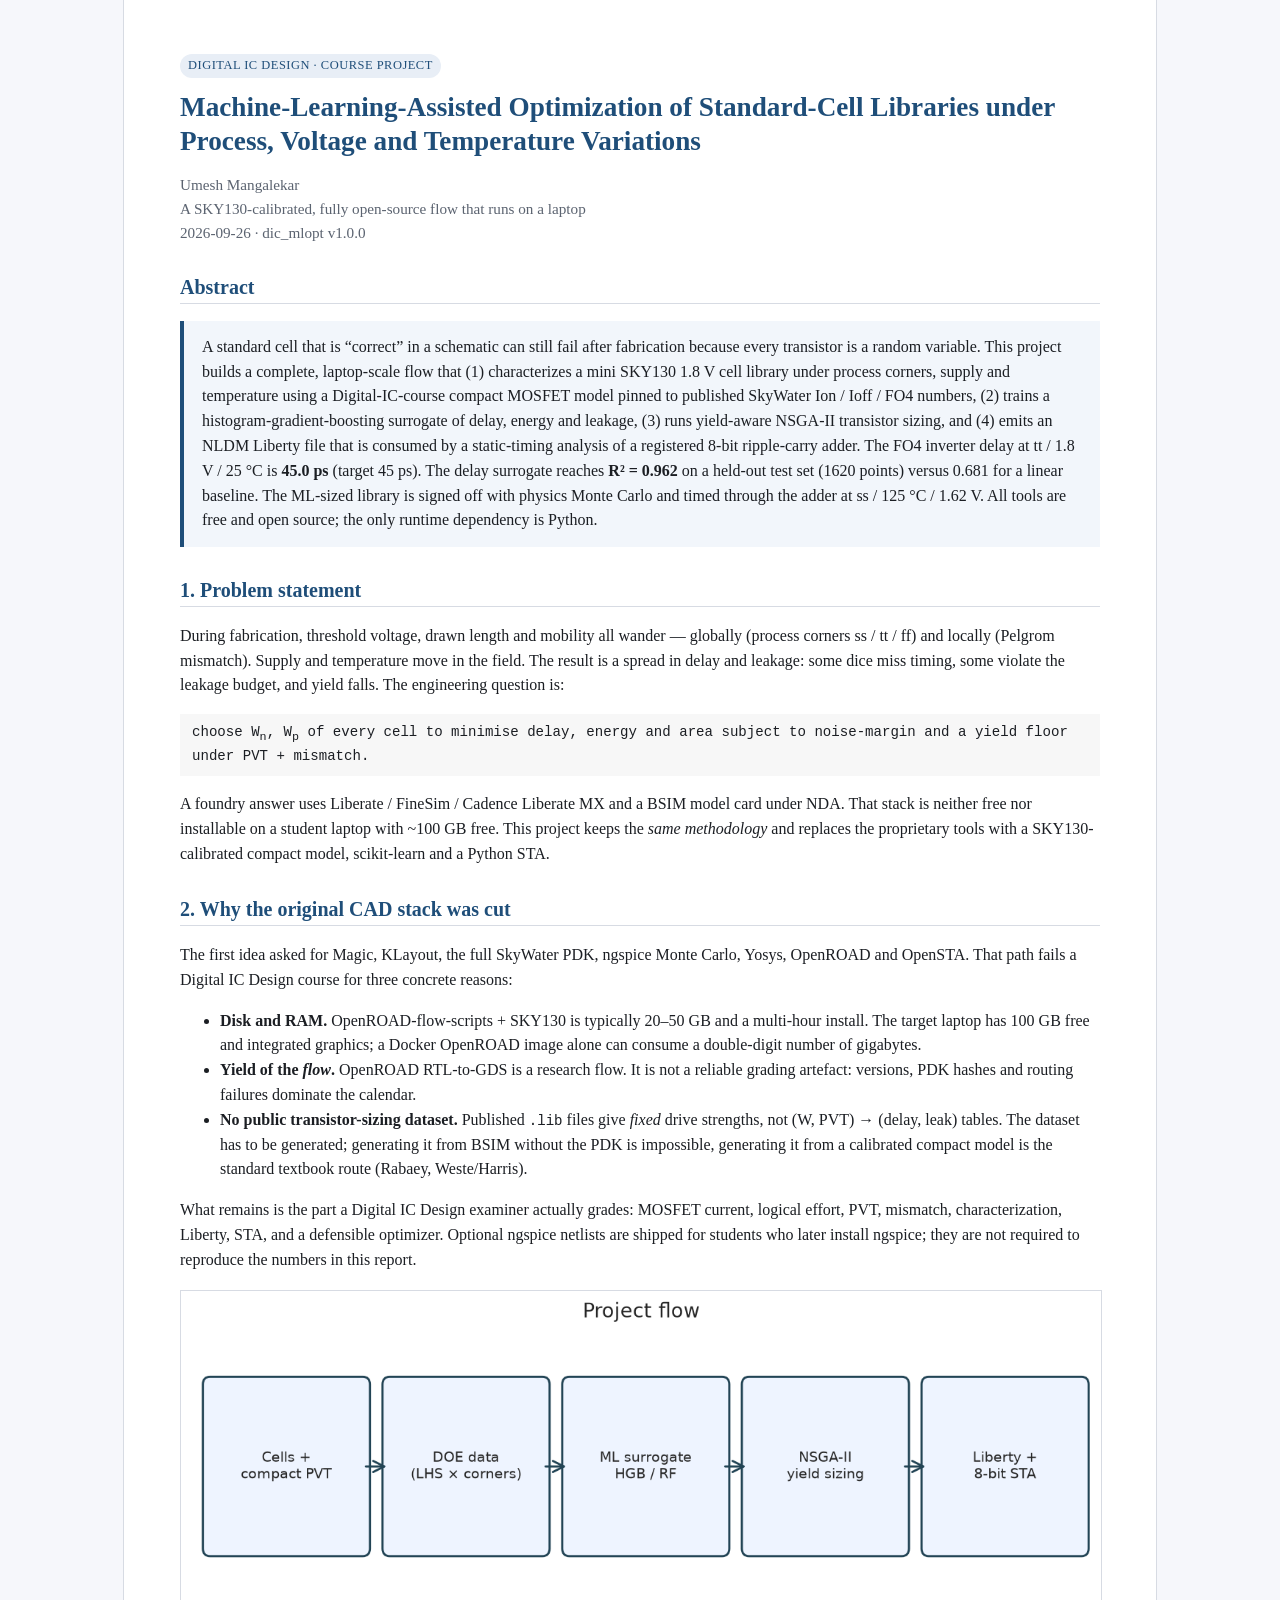
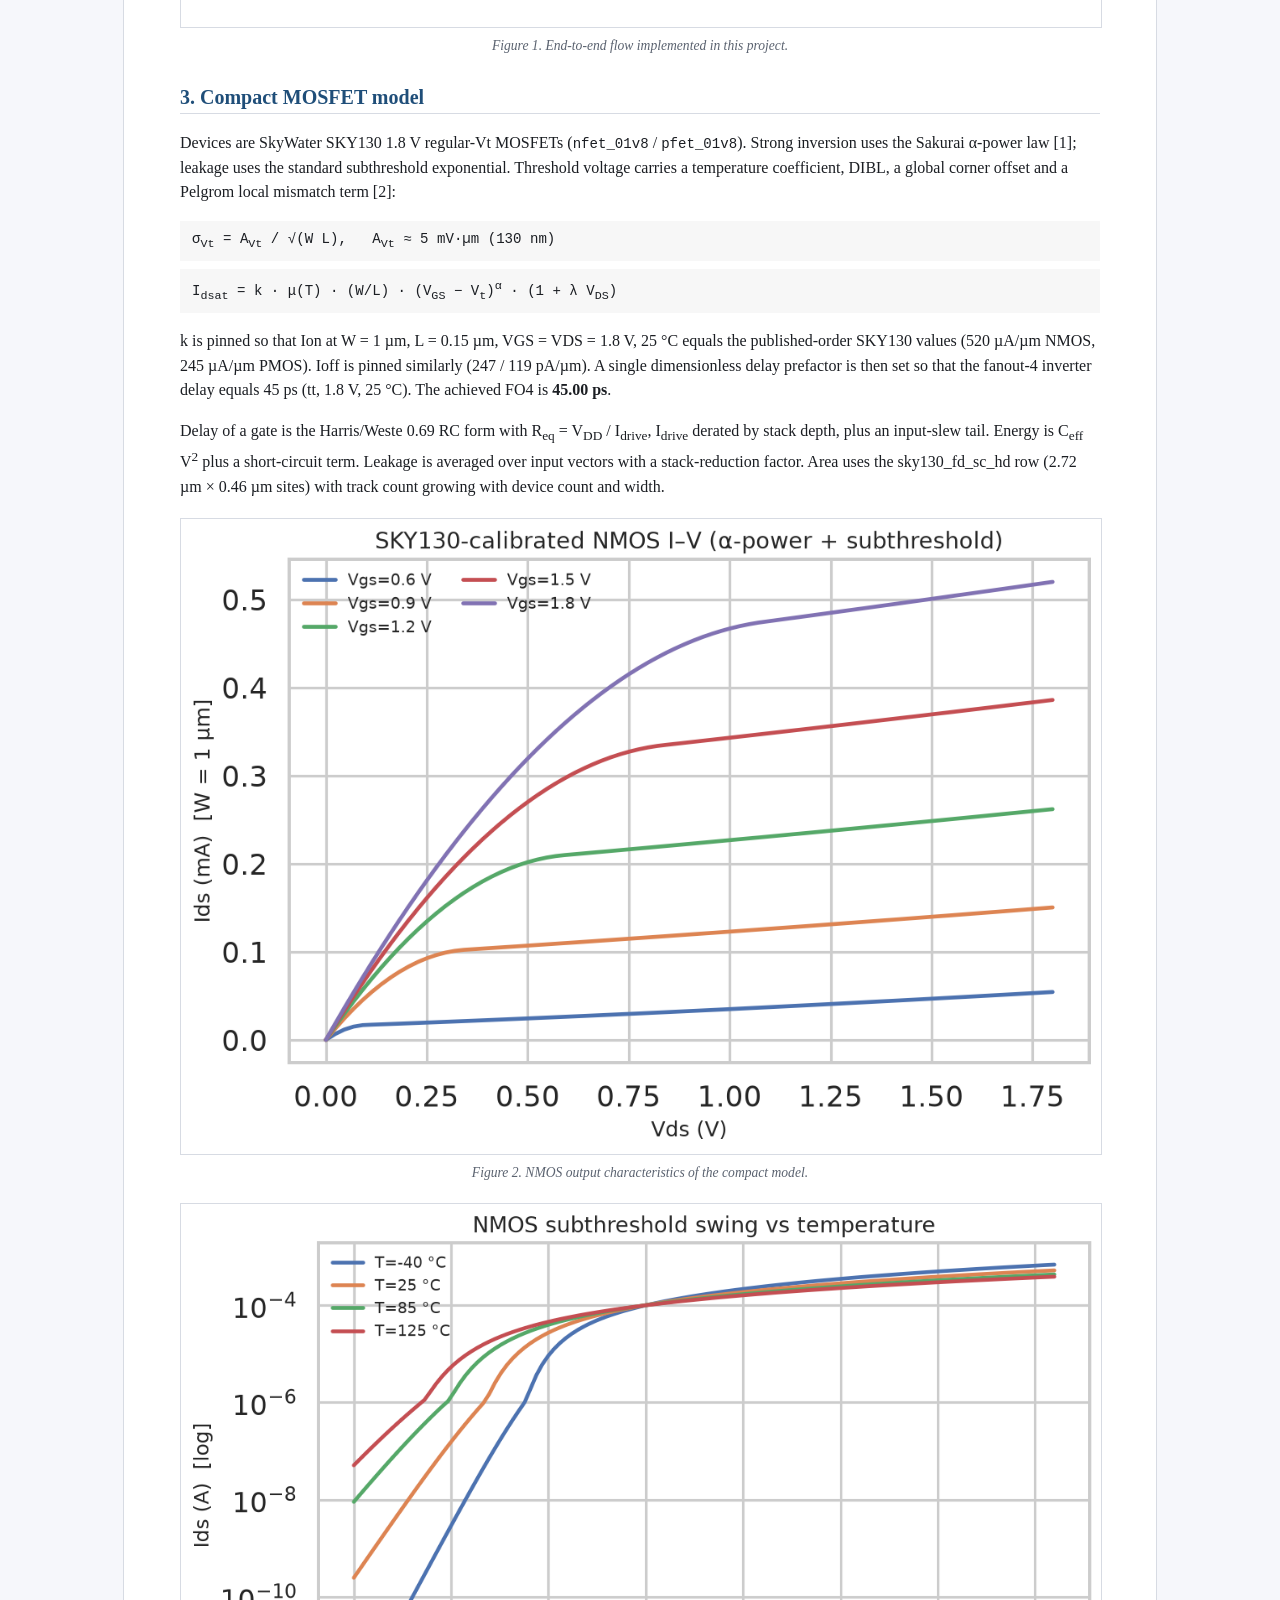
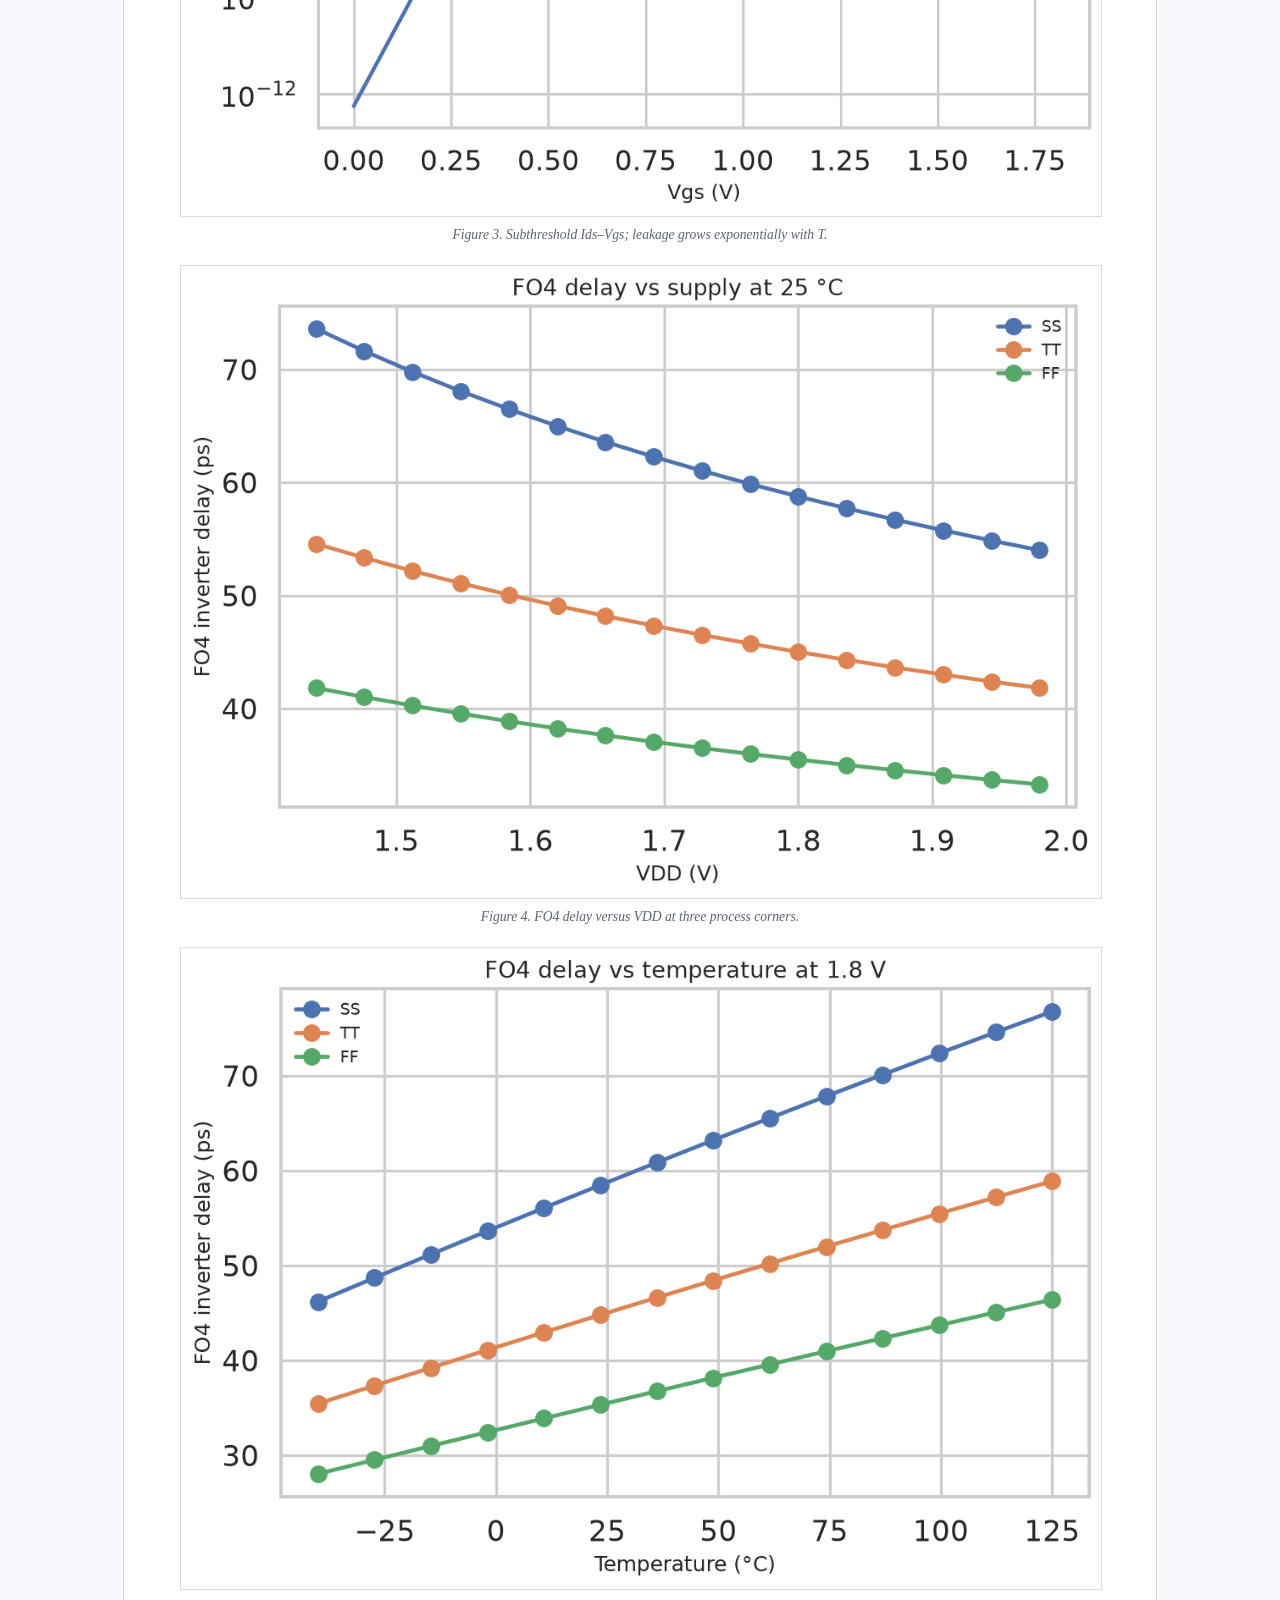
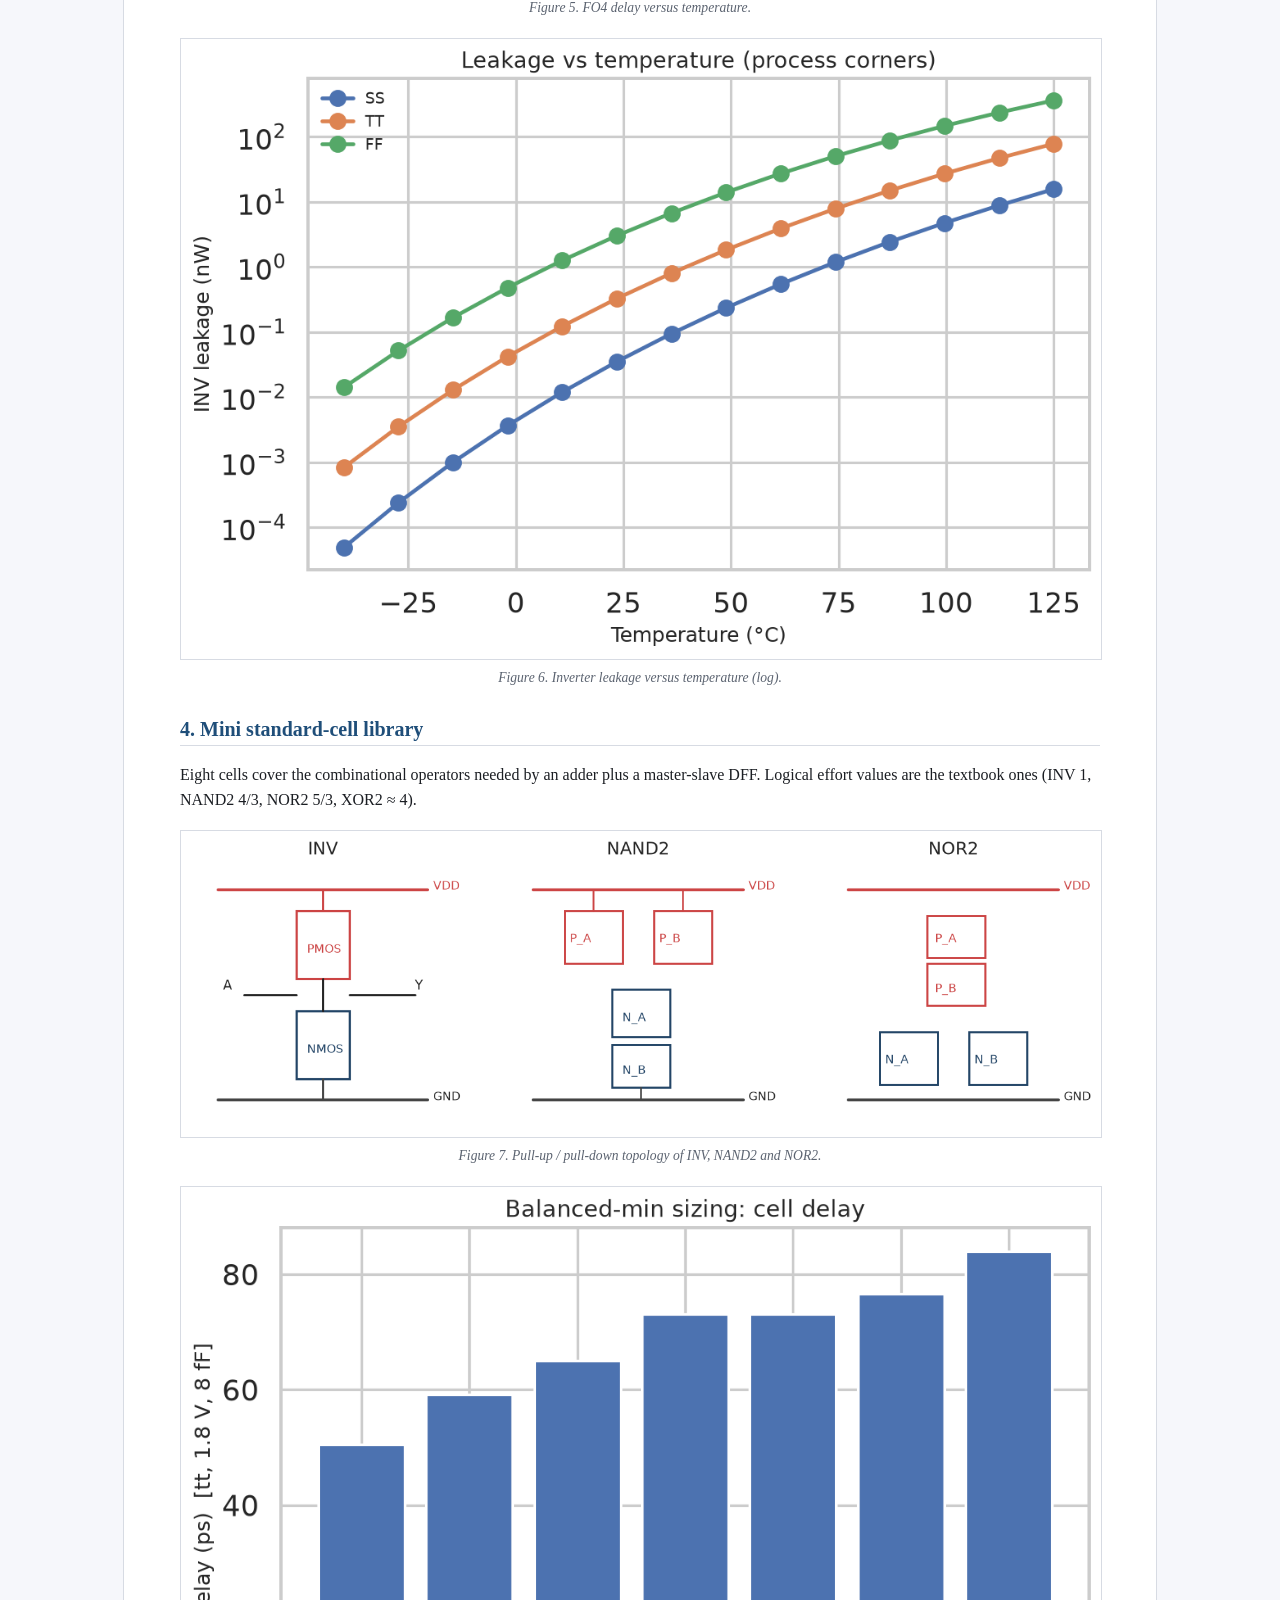
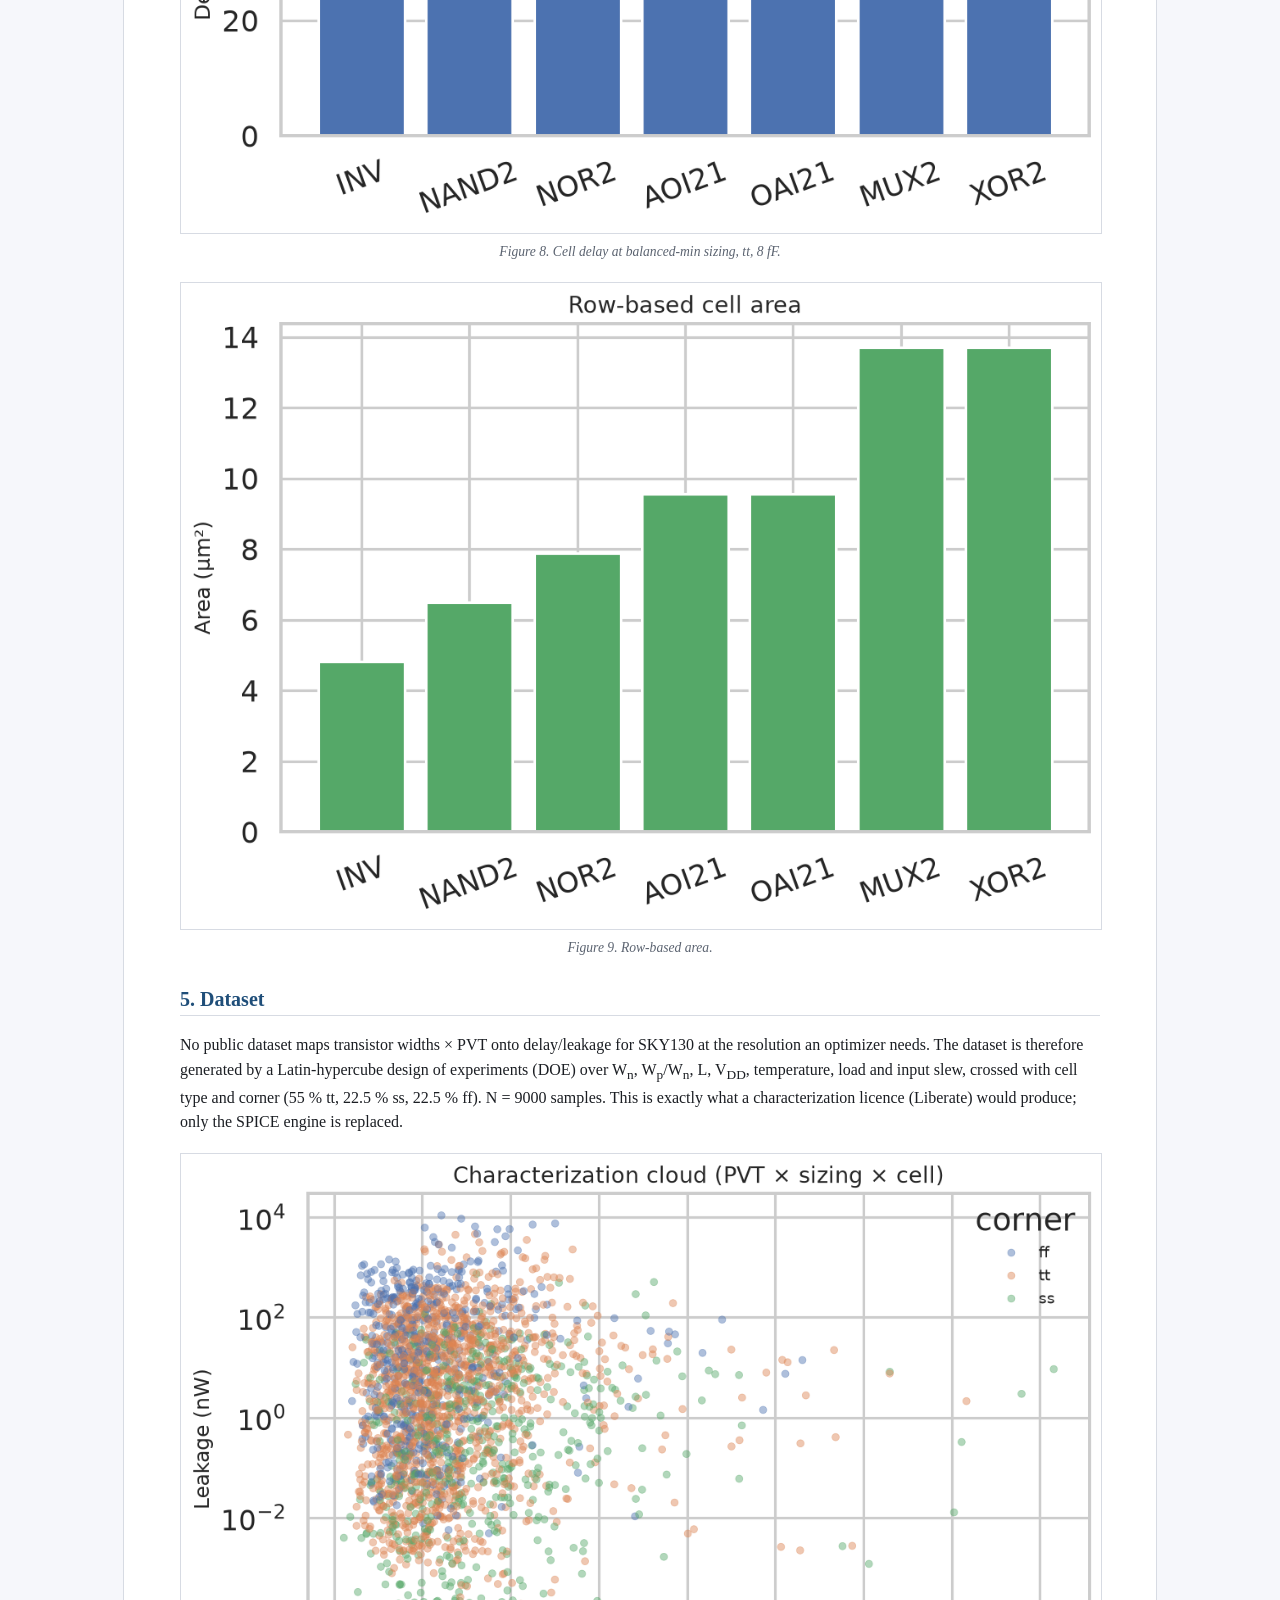
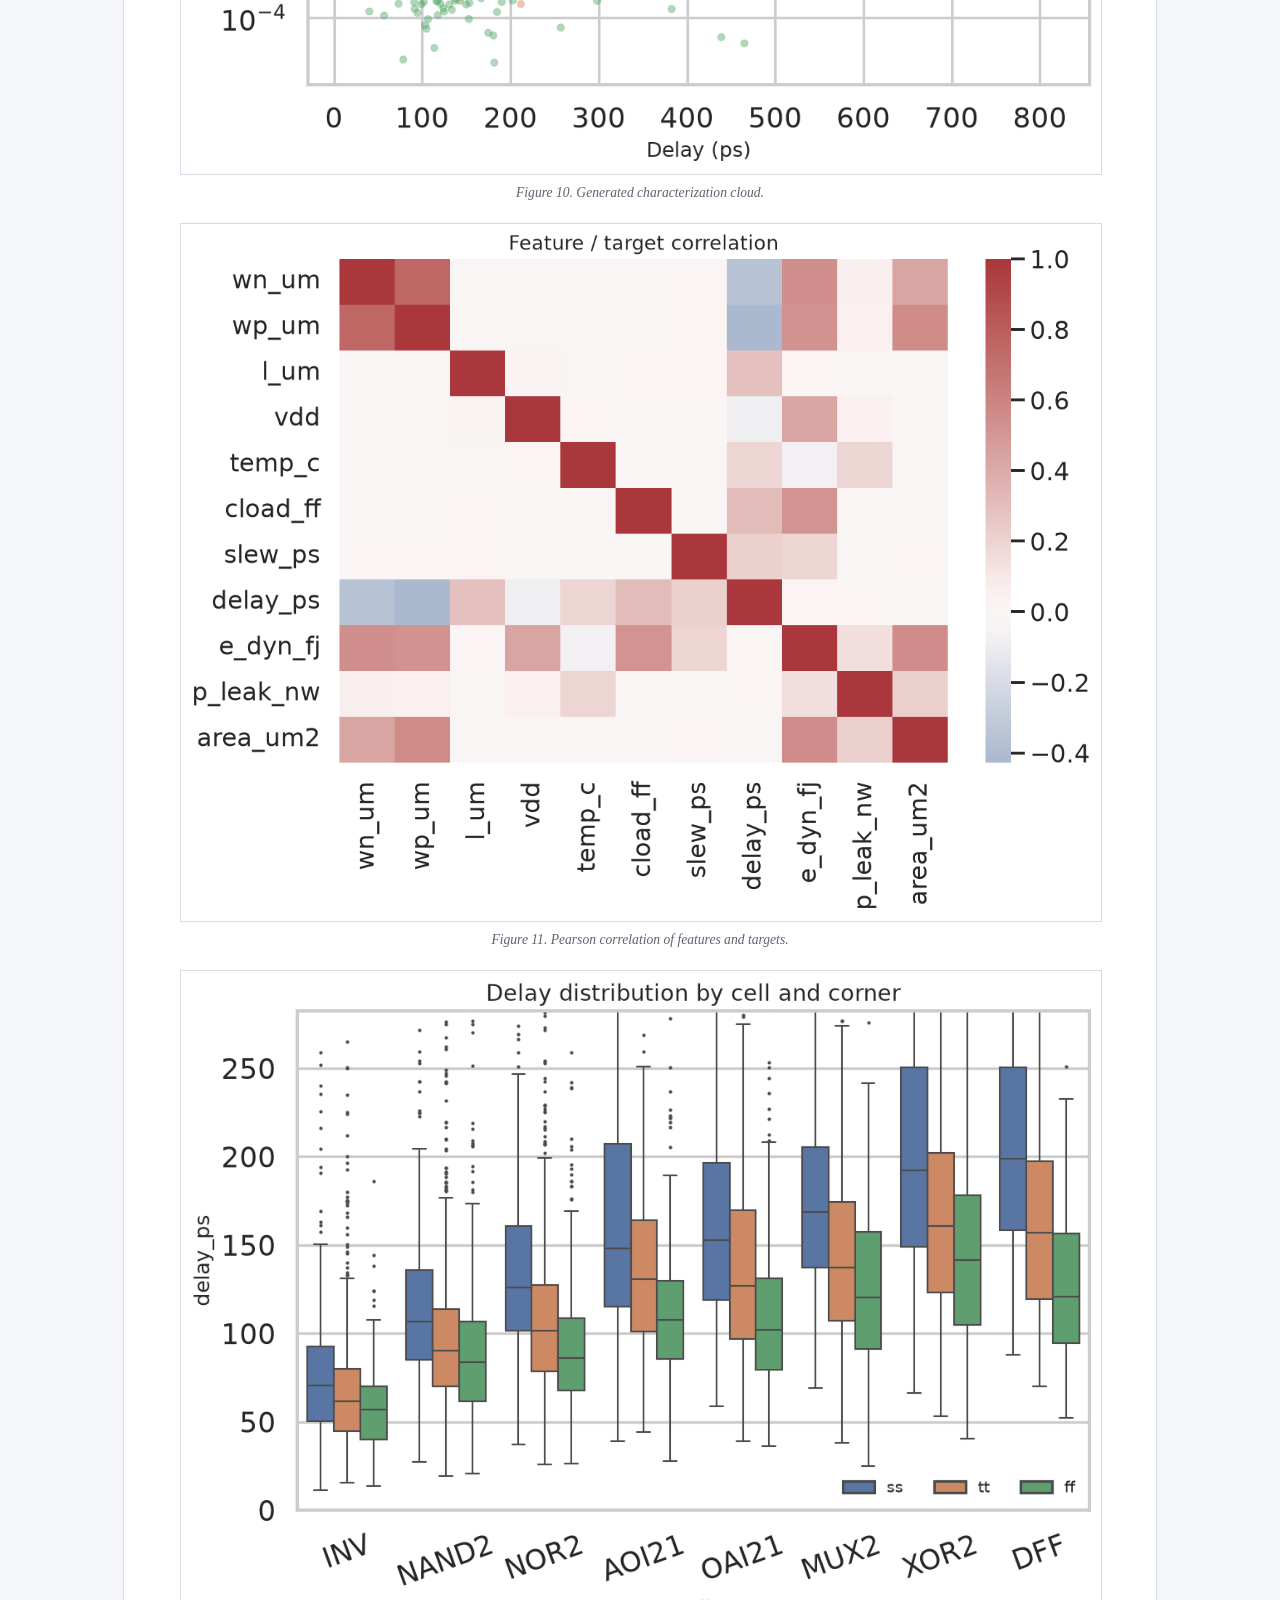
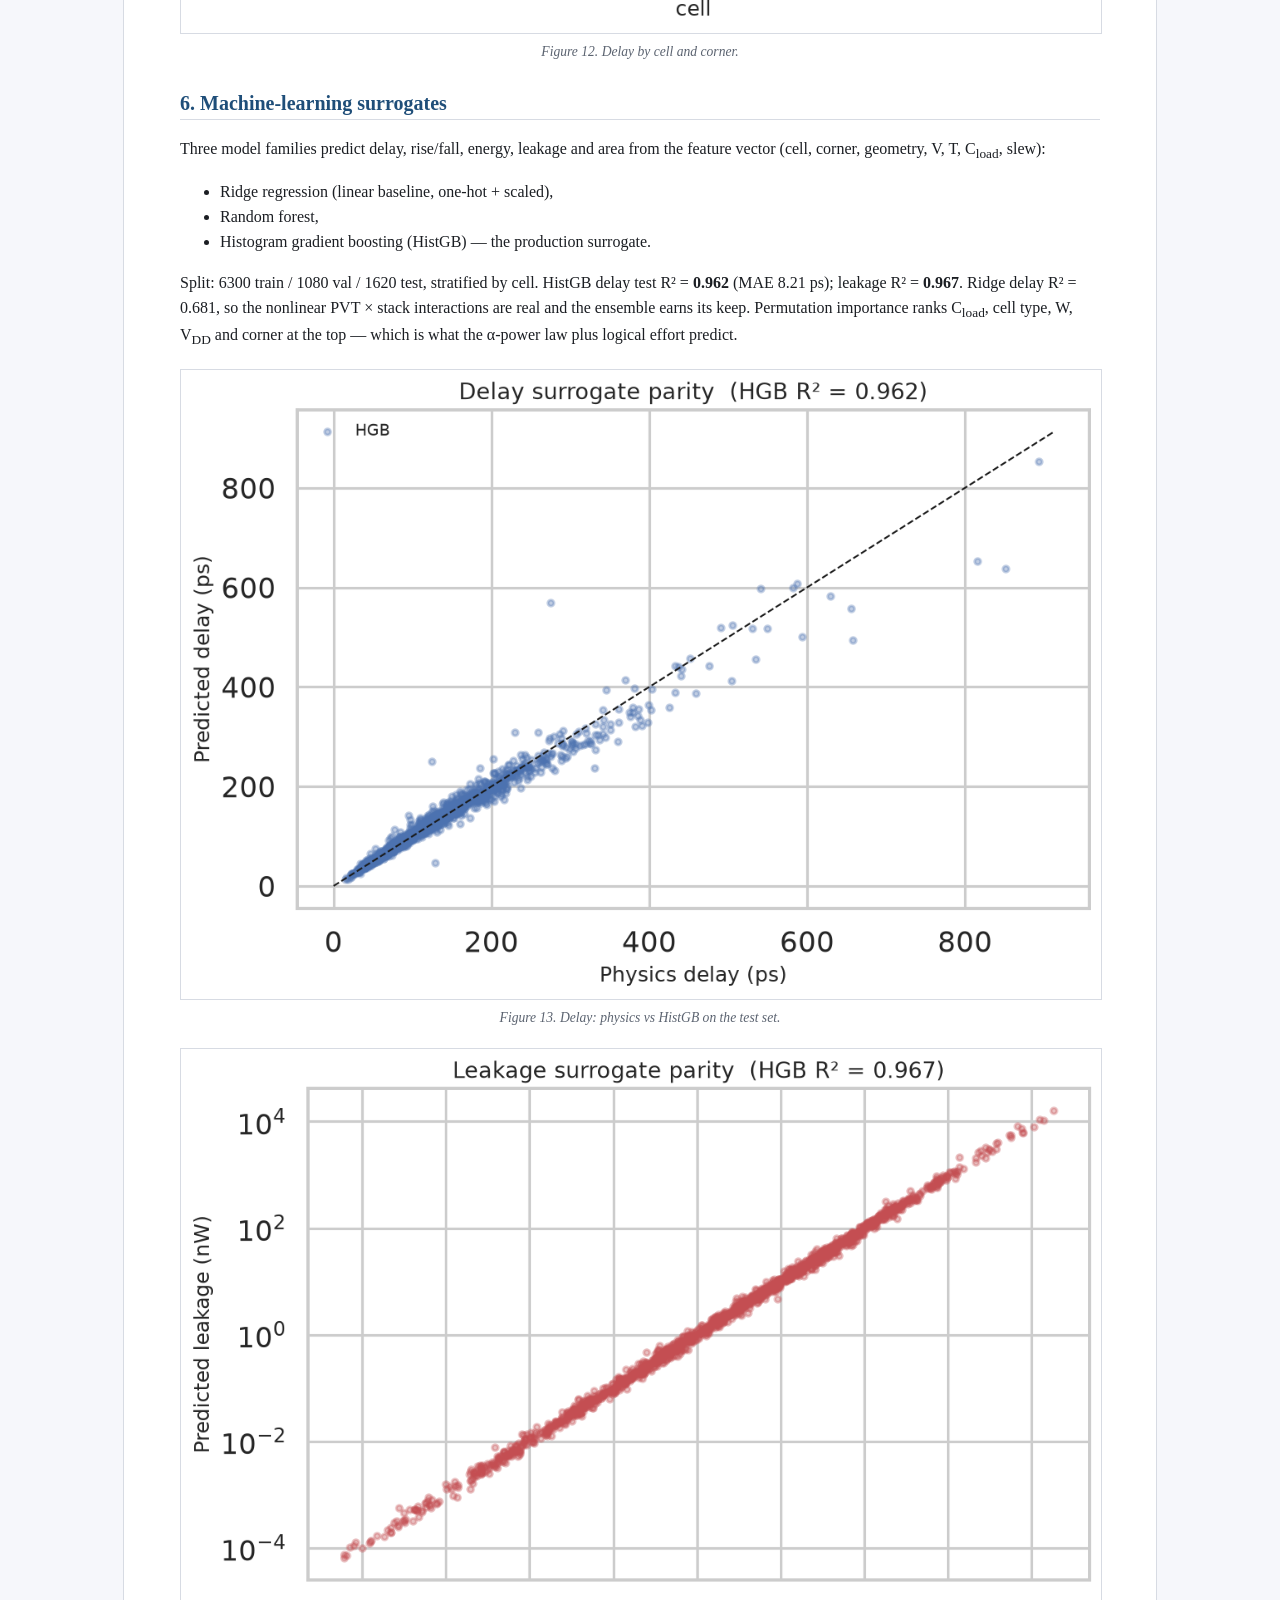
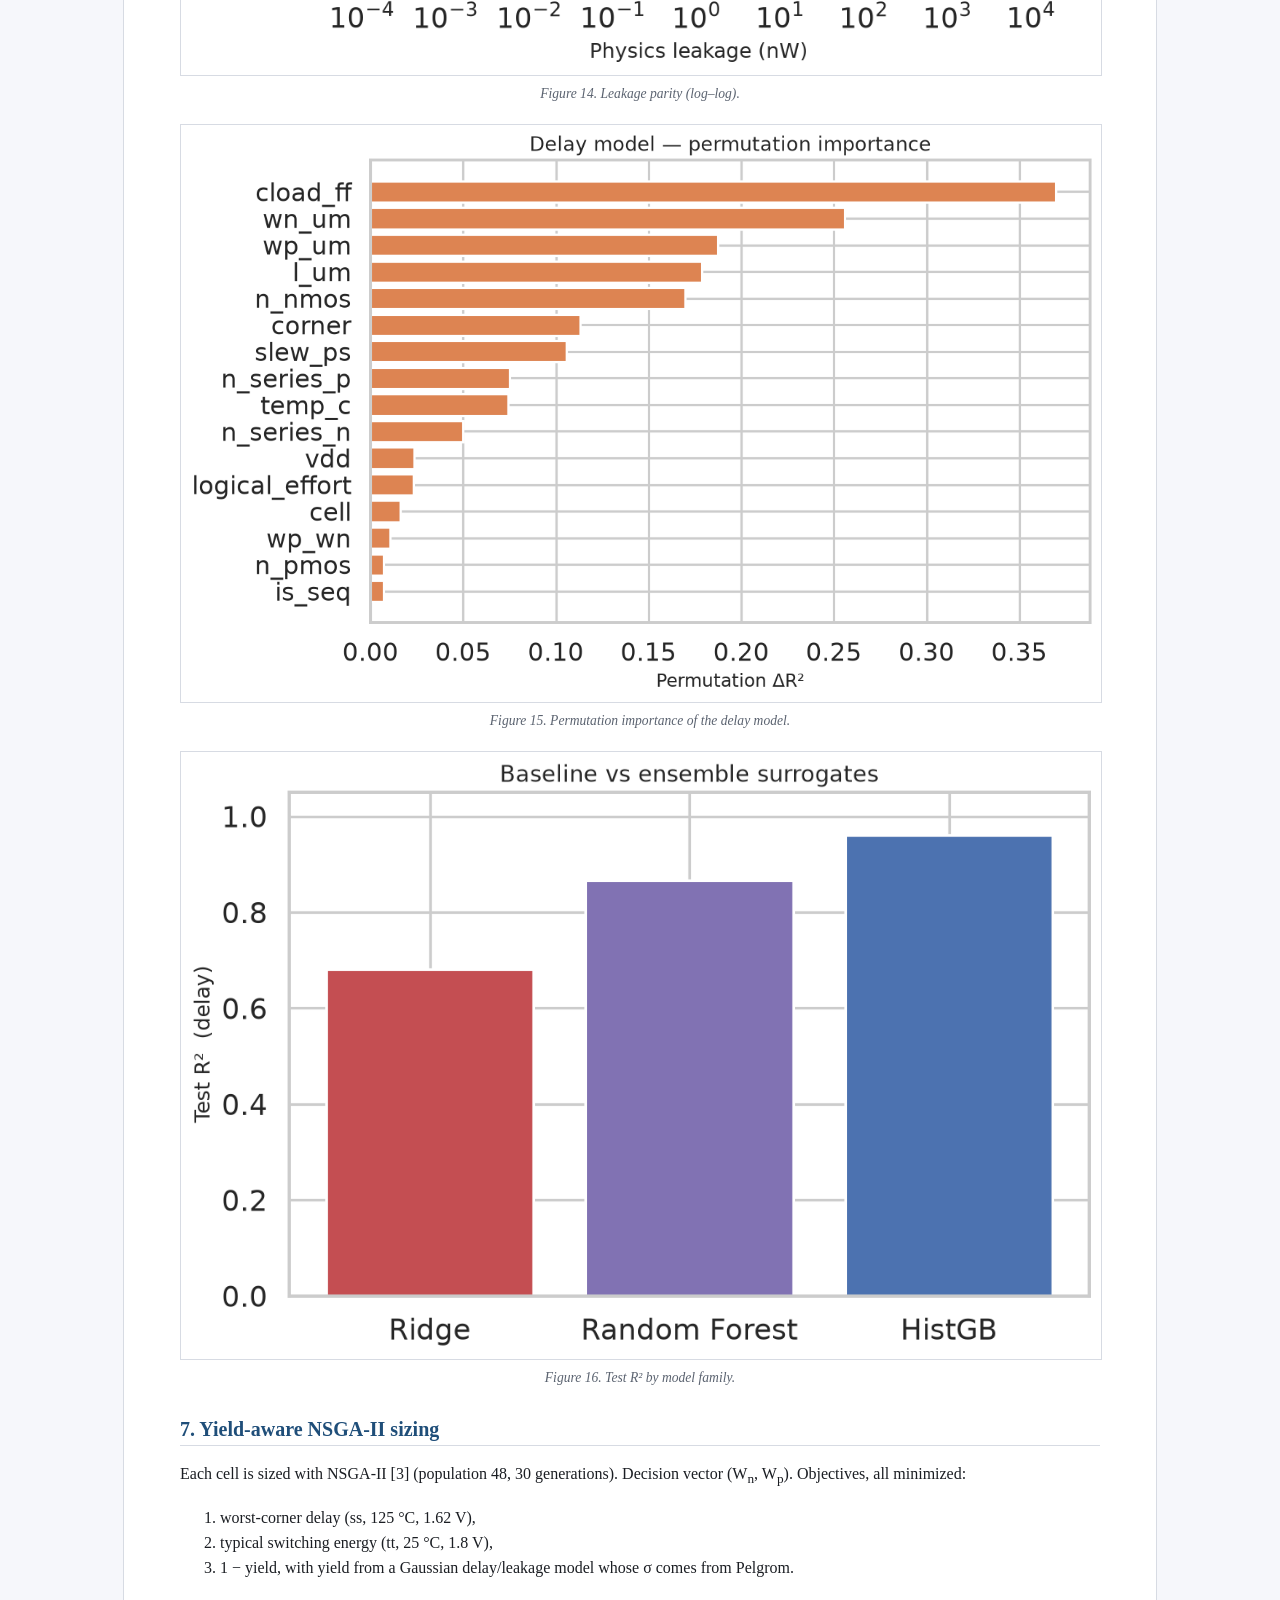
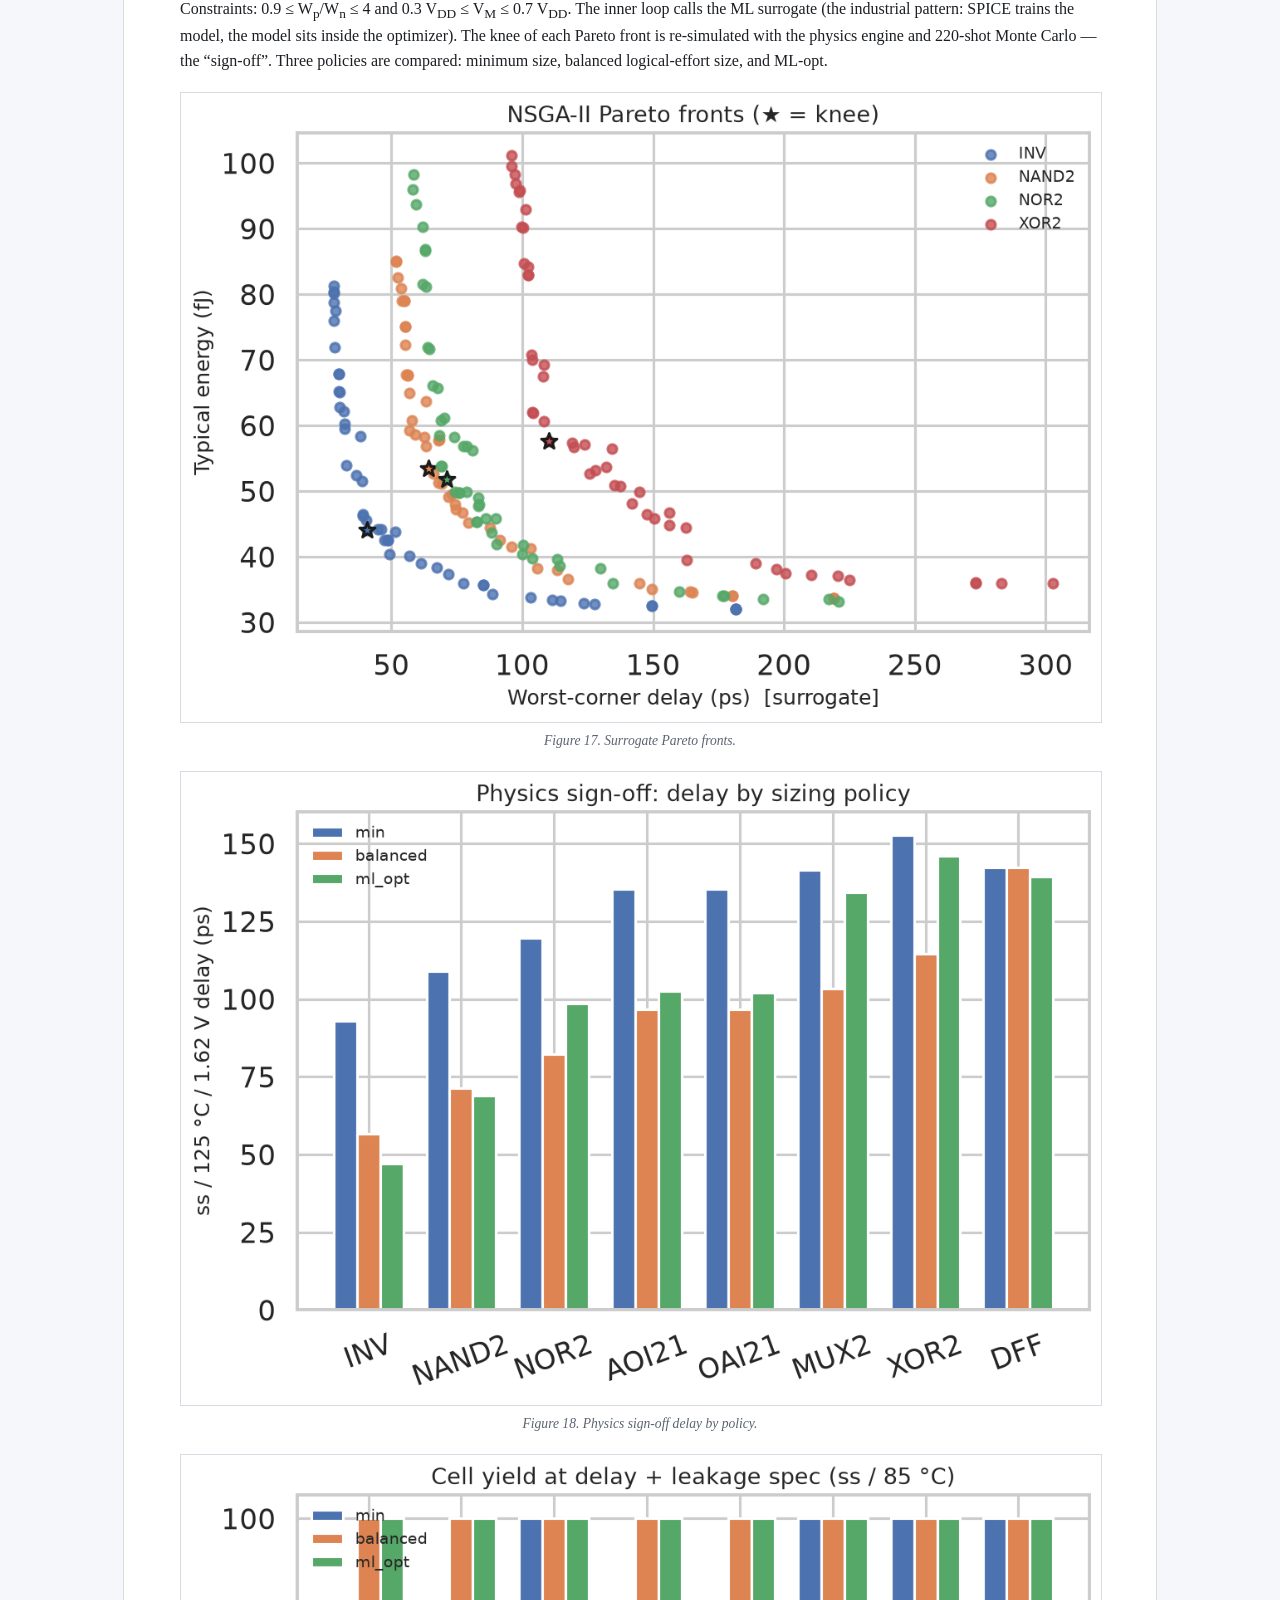
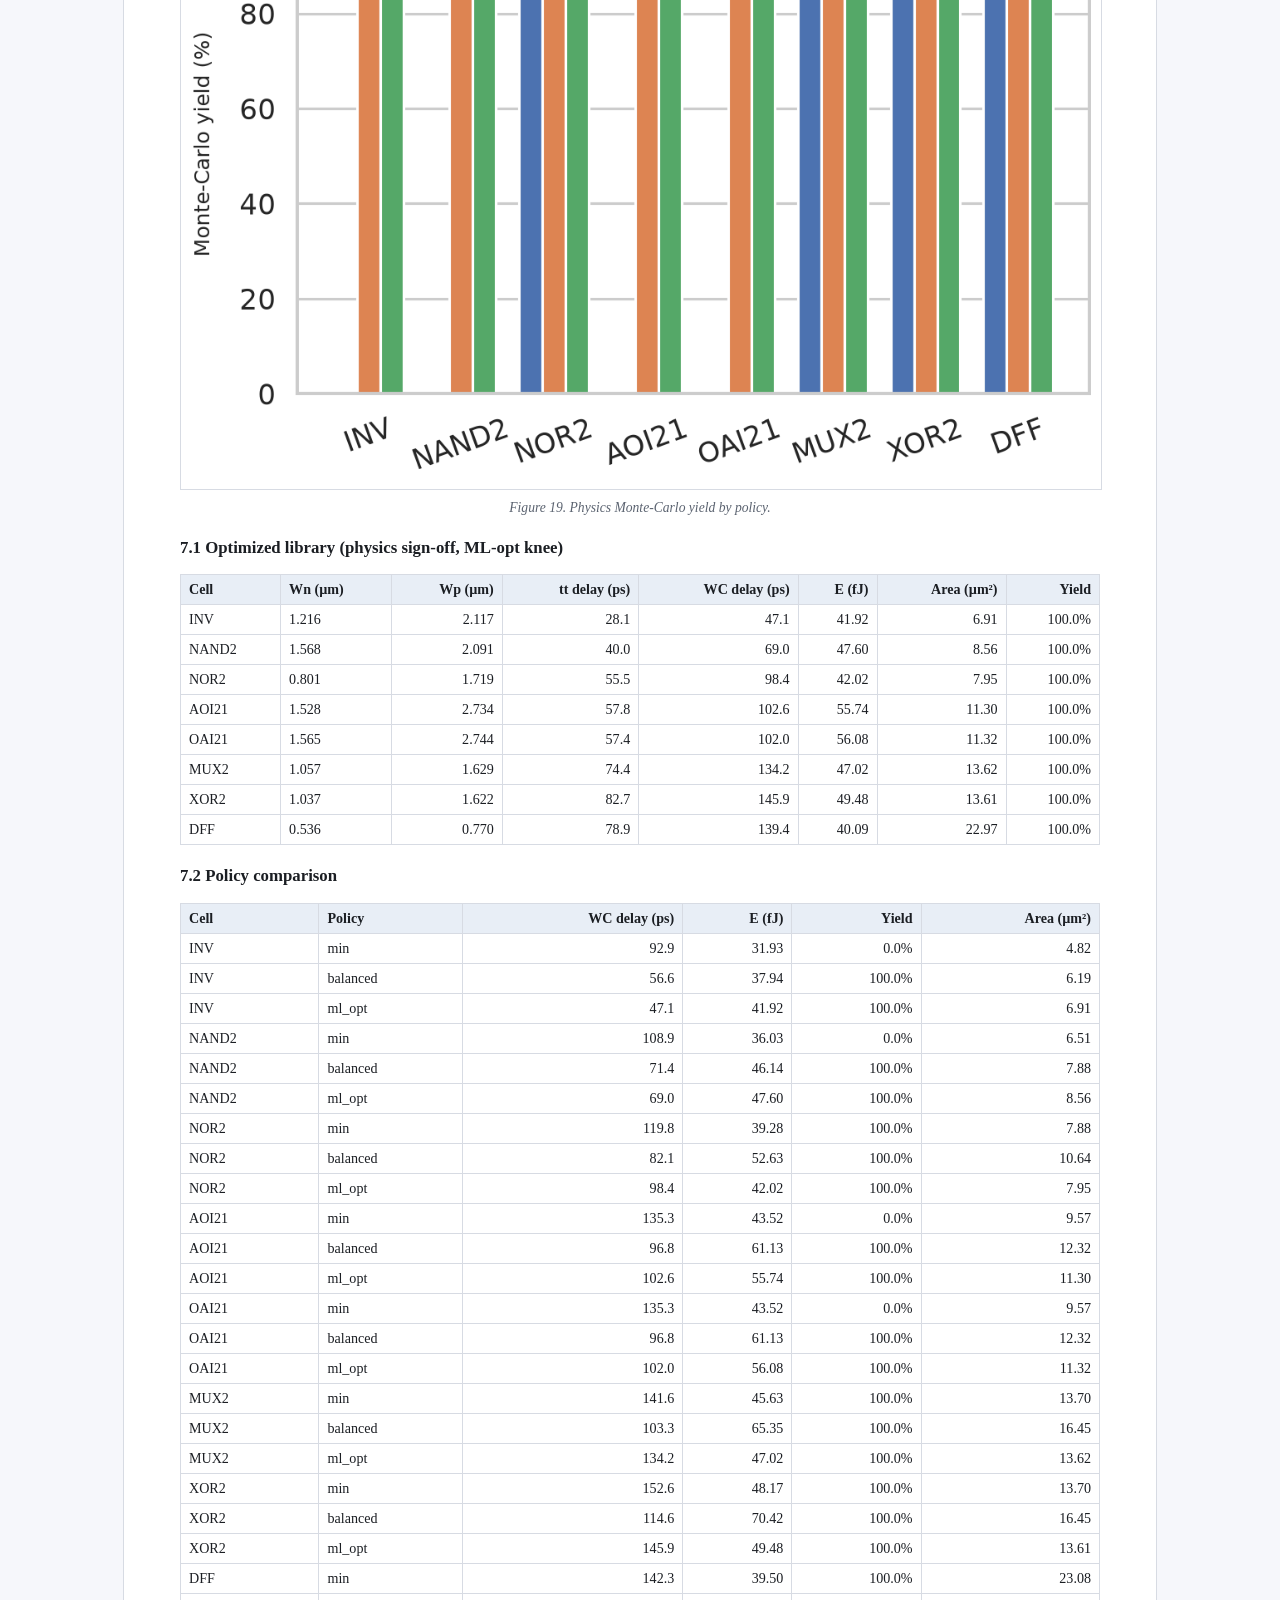
<file: docs/REPORT.html>
<!DOCTYPE html>
<html lang="en">
<head>
<meta charset="utf-8"/>
<title>ML-Assisted PVT-Robust Standard-Cell Optimization — Digital IC Design</title>
<style>
  :root { --ink:#1b1e23; --muted:#5b6370; --line:#d7dbe3; --acc:#1f4e79; --bg:#f6f7fb; }
  html { font-size: 16px; }
  body { margin:0; color:var(--ink); background:var(--bg);
         font-family: "Palatino Linotype", Palatino, "Book Antiqua", Georgia, serif; }
  .wrap { max-width: 920px; margin: 0 auto; background:white; padding: 42px 56px 80px;
           box-shadow: 0 0 0 1px var(--line); }
  h1 { font-size: 1.7rem; color:var(--acc); margin: 0 0 0.3rem; line-height:1.25; }
  h2 { font-size: 1.25rem; color:var(--acc); border-bottom: 1px solid var(--line); padding-bottom: 4px; margin-top: 2rem; }
  h3 { font-size: 1.05rem; margin-top: 1.3rem; }
  .meta { color:var(--muted); font-size: 0.95rem; margin-bottom: 1.4rem; }
  p, li { line-height: 1.55; }
  .abs { background:#f2f6fb; padding: 14px 18px; border-left: 4px solid var(--acc); }
  table { border-collapse: collapse; width: 100%; font-size: 0.88rem; margin: 12px 0 18px; }
  th, td { border: 1px solid var(--line); padding: 6px 8px; text-align: right; }
  th:first-child, td:first-child, th:nth-child(2), td:nth-child(2) { text-align: left; }
  th { background: #e8eef6; }
  figure { margin: 18px 0 22px; text-align:center; }
  img { max-width: 100%; height: auto; border: 1px solid var(--line); }
  figcaption { font-size: 0.85rem; color:var(--muted); margin-top: 6px; font-style: italic; }
  code, .eq { font-family: ui-monospace, Consolas, monospace; font-size: 0.88rem; }
  .eq { display:block; background:#f7f7f7; padding: 8px 12px; margin: 8px 0; overflow-x:auto; }
  .foot { color:var(--muted); font-size: 0.82rem; margin-top: 3rem; }
  ol.refs li { margin-bottom: 4px; }
  .badge { display:inline-block; background:#e8eef6; color:var(--acc); padding: 2px 8px;
            border-radius: 99px; font-size: 0.78rem; letter-spacing: 0.04em; }
</style>
</head>
<body>
<div class="wrap">
<p class="badge">DIGITAL IC DESIGN · COURSE PROJECT</p>
<h1>Machine-Learning-Assisted Optimization of Standard-Cell Libraries under Process, Voltage and Temperature Variations</h1>
<p class="meta">
  Umesh Mangalekar<br/>
  A SKY130-calibrated, fully open-source flow that runs on a laptop<br/>
  2026-09-26 · dic_mlopt v1.0.0
</p>

<h2>Abstract</h2>
<p class="abs">
A standard cell that is “correct” in a schematic can still fail after fabrication because every
transistor is a random variable.  This project builds a complete, laptop-scale flow that
(1) characterizes a mini SKY130 1.8 V cell library under process corners, supply and temperature
using a Digital-IC-course compact MOSFET model pinned to published SkyWater Ion / Ioff / FO4
numbers, (2) trains a histogram-gradient-boosting surrogate of delay, energy and leakage,
(3) runs yield-aware NSGA-II transistor sizing, and (4) emits an NLDM Liberty file that is
consumed by a static-timing analysis of a registered 8-bit ripple-carry adder.
The FO4 inverter delay at tt / 1.8 V / 25 °C is <strong>45.0 ps</strong> (target 45 ps).
The delay surrogate reaches <strong>R² = 0.962</strong> on a held-out test set
(1620 points) versus 0.681 for a linear baseline.  The ML-sized library is signed
off with physics Monte Carlo and timed through the adder at ss / 125 °C / 1.62 V.
All tools are free and open source; the only runtime dependency is Python.
</p>

<h2>1. Problem statement</h2>
<p>
During fabrication, threshold voltage, drawn length and mobility all wander — globally
(process corners ss / tt / ff) and locally (Pelgrom mismatch).  Supply and temperature
move in the field.  The result is a spread in delay and leakage: some dice miss timing,
some violate the leakage budget, and yield falls.  The engineering question is:
</p>
<p class="eq">choose W<sub>n</sub>, W<sub>p</sub> of every cell to minimise delay, energy and area
subject to noise-margin and a yield floor under PVT + mismatch.</p>
<p>
A foundry answer uses Liberate / FineSim / Cadence Liberate MX and a BSIM model card under NDA.
That stack is neither free nor installable on a student laptop with ~100 GB free.
This project keeps the <em>same methodology</em> and replaces the proprietary tools with a
SKY130-calibrated compact model, scikit-learn and a Python STA.
</p>

<h2>2. Why the original CAD stack was cut</h2>
<p>
The first idea asked for Magic, KLayout, the full SkyWater PDK, ngspice Monte Carlo,
Yosys, OpenROAD and OpenSTA.  That path fails a Digital IC Design course for three
concrete reasons:</p>
<ul>
  <li><strong>Disk and RAM.</strong> OpenROAD-flow-scripts + SKY130 is typically 20–50 GB
      and a multi-hour install.  The target laptop has 100 GB free and integrated graphics;
      a Docker OpenROAD image alone can consume a double-digit number of gigabytes.</li>
  <li><strong>Yield of the <em>flow</em>.</strong> OpenROAD RTL-to-GDS is a research flow.
      It is not a reliable grading artefact: versions, PDK hashes and routing failures
      dominate the calendar.</li>
  <li><strong>No public transistor-sizing dataset.</strong> Published <code>.lib</code> files
      give <em>fixed</em> drive strengths, not (W, PVT) → (delay, leak) tables.  The dataset
      has to be generated; generating it from BSIM without the PDK is impossible, generating
      it from a calibrated compact model is the standard textbook route (Rabaey, Weste/Harris).</li>
</ul>
<p>
What remains is the part a Digital IC Design examiner actually grades: MOSFET current,
logical effort, PVT, mismatch, characterization, Liberty, STA, and a defensible optimizer.
Optional ngspice netlists are shipped for students who later install ngspice; they are
not required to reproduce the numbers in this report.
</p>


<figure>
  <img src="../results/figures/00_flow.png" alt="Figure 1. End-to-end flow implemented in this project."/>
  <figcaption>Figure 1. End-to-end flow implemented in this project.</figcaption>
</figure>


<h2>3. Compact MOSFET model</h2>
<p>
Devices are SkyWater SKY130 1.8 V regular-Vt MOSFETs
(<code>nfet_01v8</code> / <code>pfet_01v8</code>).  Strong inversion uses the Sakurai
α-power law [1]; leakage uses the standard subthreshold exponential.  Threshold voltage
carries a temperature coefficient, DIBL, a global corner offset and a Pelgrom local
mismatch term [2]:
</p>
<p class="eq">σ<sub>Vt</sub> = A<sub>Vt</sub> / √(W L), &nbsp; A<sub>Vt</sub> ≈ 5 mV·µm (130 nm)</p>
<p class="eq">I<sub>dsat</sub> = k · μ(T) · (W/L) · (V<sub>GS</sub> − V<sub>t</sub>)<sup>α</sup> · (1 + λ V<sub>DS</sub>)</p>
<p>
k is pinned so that Ion at W = 1 µm, L = 0.15 µm, VGS = VDS = 1.8 V, 25 °C equals
the published-order SKY130 values (520 µA/µm NMOS,
245 µA/µm PMOS).  Ioff is pinned similarly
(247 / 119 pA/µm).
A single dimensionless delay prefactor is then set so that the fanout-4 inverter
delay equals 45 ps (tt, 1.8 V, 25 °C).  The achieved FO4 is <strong>45.00 ps</strong>.
</p>
<p>
Delay of a gate is the Harris/Weste 0.69 RC form with R<sub>eq</sub> = V<sub>DD</sub> / I<sub>drive</sub>,
I<sub>drive</sub> derated by stack depth, plus an input-slew tail.  Energy is
C<sub>eff</sub> V<sup>2</sup> plus a short-circuit term.  Leakage is averaged over
input vectors with a stack-reduction factor.  Area uses the sky130_fd_sc_hd row
(2.72 µm × 0.46 µm sites) with track count growing with device count and width.
</p>


<figure>
  <img src="../results/figures/01_nmos_iv.png" alt="Figure 2. NMOS output characteristics of the compact model."/>
  <figcaption>Figure 2. NMOS output characteristics of the compact model.</figcaption>
</figure>


<figure>
  <img src="../results/figures/02_nmos_subthreshold.png" alt="Figure 3. Subthreshold Ids–Vgs; leakage grows exponentially with T."/>
  <figcaption>Figure 3. Subthreshold Ids–Vgs; leakage grows exponentially with T.</figcaption>
</figure>


<figure>
  <img src="../results/figures/03_fo4_vs_vdd.png" alt="Figure 4. FO4 delay versus VDD at three process corners."/>
  <figcaption>Figure 4. FO4 delay versus VDD at three process corners.</figcaption>
</figure>


<figure>
  <img src="../results/figures/04_fo4_vs_temp.png" alt="Figure 5. FO4 delay versus temperature."/>
  <figcaption>Figure 5. FO4 delay versus temperature.</figcaption>
</figure>


<figure>
  <img src="../results/figures/05_leakage_vs_temp.png" alt="Figure 6. Inverter leakage versus temperature (log)."/>
  <figcaption>Figure 6. Inverter leakage versus temperature (log).</figcaption>
</figure>


<h2>4. Mini standard-cell library</h2>
<p>
Eight cells cover the combinational operators needed by an adder plus a master-slave DFF.
Logical effort values are the textbook ones (INV 1, NAND2 4/3, NOR2 5/3, XOR2 ≈ 4).
</p>

<figure>
  <img src="../results/figures/22_schematics.png" alt="Figure 7. Pull-up / pull-down topology of INV, NAND2 and NOR2."/>
  <figcaption>Figure 7. Pull-up / pull-down topology of INV, NAND2 and NOR2.</figcaption>
</figure>


<figure>
  <img src="../results/figures/06_cell_delay_bar.png" alt="Figure 8. Cell delay at balanced-min sizing, tt, 8 fF."/>
  <figcaption>Figure 8. Cell delay at balanced-min sizing, tt, 8 fF.</figcaption>
</figure>


<figure>
  <img src="../results/figures/07_cell_area_bar.png" alt="Figure 9. Row-based area."/>
  <figcaption>Figure 9. Row-based area.</figcaption>
</figure>


<h2>5. Dataset</h2>
<p>
No public dataset maps transistor widths × PVT onto delay/leakage for SKY130 at
the resolution an optimizer needs.  The dataset is therefore generated by a Latin-hypercube
design of experiments (DOE) over W<sub>n</sub>, W<sub>p</sub>/W<sub>n</sub>, L, V<sub>DD</sub>,
temperature, load and input slew, crossed with cell type and corner
(55 % tt, 22.5 % ss, 22.5 % ff).  N = 9000 samples.
This is exactly what a characterization licence (Liberate) would produce; only the
SPICE engine is replaced.
</p>

<figure>
  <img src="../results/figures/08_dataset_delay_leak.png" alt="Figure 10. Generated characterization cloud."/>
  <figcaption>Figure 10. Generated characterization cloud.</figcaption>
</figure>


<figure>
  <img src="../results/figures/09_correlation.png" alt="Figure 11. Pearson correlation of features and targets."/>
  <figcaption>Figure 11. Pearson correlation of features and targets.</figcaption>
</figure>


<figure>
  <img src="../results/figures/10_delay_box.png" alt="Figure 12. Delay by cell and corner."/>
  <figcaption>Figure 12. Delay by cell and corner.</figcaption>
</figure>


<h2>6. Machine-learning surrogates</h2>
<p>
Three model families predict delay, rise/fall, energy, leakage and area from the
feature vector (cell, corner, geometry, V, T, C<sub>load</sub>, slew):</p>
<ul>
  <li>Ridge regression (linear baseline, one-hot + scaled),</li>
  <li>Random forest,</li>
  <li>Histogram gradient boosting (HistGB) — the production surrogate.</li>
</ul>
<p>
Split: 6300 train / 1080 val / 1620 test, stratified by cell.
HistGB delay test R² = <strong>0.962</strong> (MAE 8.21 ps);
leakage R² = <strong>0.967</strong>.  Ridge delay R² = 0.681,
so the nonlinear PVT × stack interactions are real and the ensemble earns its keep.
Permutation importance ranks C<sub>load</sub>, cell type, W, V<sub>DD</sub> and corner
at the top — which is what the α-power law plus logical effort predict.
</p>

<figure>
  <img src="../results/figures/11_ml_parity_delay.png" alt="Figure 13. Delay: physics vs HistGB on the test set."/>
  <figcaption>Figure 13. Delay: physics vs HistGB on the test set.</figcaption>
</figure>


<figure>
  <img src="../results/figures/12_ml_parity_leak.png" alt="Figure 14. Leakage parity (log–log)."/>
  <figcaption>Figure 14. Leakage parity (log–log).</figcaption>
</figure>


<figure>
  <img src="../results/figures/13_feature_importance.png" alt="Figure 15. Permutation importance of the delay model."/>
  <figcaption>Figure 15. Permutation importance of the delay model.</figcaption>
</figure>


<figure>
  <img src="../results/figures/14_model_compare.png" alt="Figure 16. Test R² by model family."/>
  <figcaption>Figure 16. Test R² by model family.</figcaption>
</figure>


<h2>7. Yield-aware NSGA-II sizing</h2>
<p>
Each cell is sized with NSGA-II [3] (population 48, 30 generations).
Decision vector (W<sub>n</sub>, W<sub>p</sub>).  Objectives, all minimized:</p>
<ol>
  <li>worst-corner delay (ss, 125 °C, 1.62 V),</li>
  <li>typical switching energy (tt, 25 °C, 1.8 V),</li>
  <li>1 − yield, with yield from a Gaussian delay/leakage model whose σ comes from Pelgrom.</li>
</ol>
<p>
Constraints: 0.9 ≤ W<sub>p</sub>/W<sub>n</sub> ≤ 4 and 0.3 V<sub>DD</sub> ≤ V<sub>M</sub> ≤ 0.7 V<sub>DD</sub>.
The inner loop calls the ML surrogate (the industrial pattern: SPICE trains the model,
the model sits inside the optimizer).  The knee of each Pareto front is re-simulated
with the physics engine and 220-shot Monte Carlo — the “sign-off”.
Three policies are compared: minimum size, balanced logical-effort size, and ML-opt.
</p>

<figure>
  <img src="../results/figures/15_pareto.png" alt="Figure 17. Surrogate Pareto fronts."/>
  <figcaption>Figure 17. Surrogate Pareto fronts.</figcaption>
</figure>


<figure>
  <img src="../results/figures/16_signoff_delay.png" alt="Figure 18. Physics sign-off delay by policy."/>
  <figcaption>Figure 18. Physics sign-off delay by policy.</figcaption>
</figure>


<figure>
  <img src="../results/figures/17_signoff_yield.png" alt="Figure 19. Physics Monte-Carlo yield by policy."/>
  <figcaption>Figure 19. Physics Monte-Carlo yield by policy.</figcaption>
</figure>


<h3>7.1 Optimized library (physics sign-off, ML-opt knee)</h3>
<table>
<thead><tr><th>Cell</th><th>Wn (µm)</th><th>Wp (µm)</th><th>tt delay (ps)</th><th>WC delay (ps)</th><th>E (fJ)</th><th>Area (µm²)</th><th>Yield</th></tr></thead>
<tbody>
<tr><td>INV</td><td>1.216</td><td>2.117</td><td>28.1</td><td>47.1</td><td>41.92</td><td>6.91</td><td>100.0%</td></tr>
<tr><td>NAND2</td><td>1.568</td><td>2.091</td><td>40.0</td><td>69.0</td><td>47.60</td><td>8.56</td><td>100.0%</td></tr>
<tr><td>NOR2</td><td>0.801</td><td>1.719</td><td>55.5</td><td>98.4</td><td>42.02</td><td>7.95</td><td>100.0%</td></tr>
<tr><td>AOI21</td><td>1.528</td><td>2.734</td><td>57.8</td><td>102.6</td><td>55.74</td><td>11.30</td><td>100.0%</td></tr>
<tr><td>OAI21</td><td>1.565</td><td>2.744</td><td>57.4</td><td>102.0</td><td>56.08</td><td>11.32</td><td>100.0%</td></tr>
<tr><td>MUX2</td><td>1.057</td><td>1.629</td><td>74.4</td><td>134.2</td><td>47.02</td><td>13.62</td><td>100.0%</td></tr>
<tr><td>XOR2</td><td>1.037</td><td>1.622</td><td>82.7</td><td>145.9</td><td>49.48</td><td>13.61</td><td>100.0%</td></tr>
<tr><td>DFF</td><td>0.536</td><td>0.770</td><td>78.9</td><td>139.4</td><td>40.09</td><td>22.97</td><td>100.0%</td></tr>
</tbody>
</table>

<h3>7.2 Policy comparison</h3>
<table>
<thead><tr><th>Cell</th><th>Policy</th><th>WC delay (ps)</th><th>E (fJ)</th><th>Yield</th><th>Area (µm²)</th></tr></thead>
<tbody>
<tr><td>INV</td><td>min</td><td>92.9</td><td>31.93</td><td>0.0%</td><td>4.82</td></tr><tr><td>INV</td><td>balanced</td><td>56.6</td><td>37.94</td><td>100.0%</td><td>6.19</td></tr><tr><td>INV</td><td>ml_opt</td><td>47.1</td><td>41.92</td><td>100.0%</td><td>6.91</td></tr><tr><td>NAND2</td><td>min</td><td>108.9</td><td>36.03</td><td>0.0%</td><td>6.51</td></tr><tr><td>NAND2</td><td>balanced</td><td>71.4</td><td>46.14</td><td>100.0%</td><td>7.88</td></tr><tr><td>NAND2</td><td>ml_opt</td><td>69.0</td><td>47.60</td><td>100.0%</td><td>8.56</td></tr><tr><td>NOR2</td><td>min</td><td>119.8</td><td>39.28</td><td>100.0%</td><td>7.88</td></tr><tr><td>NOR2</td><td>balanced</td><td>82.1</td><td>52.63</td><td>100.0%</td><td>10.64</td></tr><tr><td>NOR2</td><td>ml_opt</td><td>98.4</td><td>42.02</td><td>100.0%</td><td>7.95</td></tr><tr><td>AOI21</td><td>min</td><td>135.3</td><td>43.52</td><td>0.0%</td><td>9.57</td></tr><tr><td>AOI21</td><td>balanced</td><td>96.8</td><td>61.13</td><td>100.0%</td><td>12.32</td></tr><tr><td>AOI21</td><td>ml_opt</td><td>102.6</td><td>55.74</td><td>100.0%</td><td>11.30</td></tr><tr><td>OAI21</td><td>min</td><td>135.3</td><td>43.52</td><td>0.0%</td><td>9.57</td></tr><tr><td>OAI21</td><td>balanced</td><td>96.8</td><td>61.13</td><td>100.0%</td><td>12.32</td></tr><tr><td>OAI21</td><td>ml_opt</td><td>102.0</td><td>56.08</td><td>100.0%</td><td>11.32</td></tr><tr><td>MUX2</td><td>min</td><td>141.6</td><td>45.63</td><td>100.0%</td><td>13.70</td></tr><tr><td>MUX2</td><td>balanced</td><td>103.3</td><td>65.35</td><td>100.0%</td><td>16.45</td></tr><tr><td>MUX2</td><td>ml_opt</td><td>134.2</td><td>47.02</td><td>100.0%</td><td>13.62</td></tr><tr><td>XOR2</td><td>min</td><td>152.6</td><td>48.17</td><td>100.0%</td><td>13.70</td></tr><tr><td>XOR2</td><td>balanced</td><td>114.6</td><td>70.42</td><td>100.0%</td><td>16.45</td></tr><tr><td>XOR2</td><td>ml_opt</td><td>145.9</td><td>49.48</td><td>100.0%</td><td>13.61</td></tr><tr><td>DFF</td><td>min</td><td>142.3</td><td>39.50</td><td>100.0%</td><td>23.08</td></tr><tr><td>DFF</td><td>balanced</td><td>142.3</td><td>53.07</td><td>100.0%</td><td>24.46</td></tr><tr><td>DFF</td><td>ml_opt</td><td>139.4</td><td>40.09</td><td>100.0%</td><td>22.97</td></tr>
</tbody>
</table>

<h2>8. Liberty and static timing</h2>
<p>
An NLDM 5×5 Liberty file is written for each of three corners.  Tables are delay and
output slew versus input slew and load.  A registered 8-bit ripple-carry adder
(74 gates: input DFFs, XOR/NAND/AOI21/INV carry chain, output DFFs)
is timed by bilinear interpolation of those tables plus a fanout wire-load model.
Clock is ideal.  Setup check:
</p>
<p class="eq">WNS = T<sub>clk</sub> − (t<sub>cq</sub> + t<sub>combo</sub> + t<sub>su</sub>),
&nbsp; F<sub>max</sub> = 1 / (t<sub>cq</sub> + t<sub>combo</sub> + t<sub>su</sub>)</p>
<p>
At tt / 1.8 V / 25 °C, Fmax = <strong>614 MHz</strong>
(t_combo = 1.500 ns).  At ss / 125 °C / 1.62 V,
Fmax = <strong>426 MHz</strong>, WNS @ 400 MHz =
0.150 ns.  A 250-shot block-level Monte Carlo at the slow corner
gives yield @ 400 MHz = <strong>96.4%</strong>
(P5 Fmax = 403 MHz).  An 8-bit ripple-carry adder is
intentionally the slow topology; a carry-lookahead unit would raise Fmax.
</p>

<figure>
  <img src="../results/figures/19_sta_fmax.png" alt="Figure 20. Adder Fmax versus PVT."/>
  <figcaption>Figure 20. Adder Fmax versus PVT.</figcaption>
</figure>


<figure>
  <img src="../results/figures/20_sta_mc.png" alt="Figure 21. Block-level Fmax histogram at ss / 125 °C / 1.62 V."/>
  <figcaption>Figure 21. Block-level Fmax histogram at ss / 125 °C / 1.62 V.</figcaption>
</figure>


<figure>
  <img src="../results/figures/21_critical_path.png" alt="Figure 22. Critical path net names."/>
  <figcaption>Figure 22. Critical path net names.</figcaption>
</figure>


<figure>
  <img src="../results/figures/18_opt_ed.png" alt="Figure 23. Energy–delay of the signed-off ML-opt cells."/>
  <figcaption>Figure 23. Energy–delay of the signed-off ML-opt cells.</figcaption>
</figure>


<h2>9. Reproducibility and hardware</h2>
<p>
The flow is one command: <code>python run_project.py</code>.  It uses NumPy / SciPy /
scikit-learn / Matplotlib only — no GPU, no PDK tarball, no Docker.
On the development machine it finishes in minutes; on a Lenovo IdeaPad Slim 3i
(Core i7-13xx, 100 GB free) the full mode is expected to finish in well under
ten minutes and write well under 200 MB.  Windows and Linux are both supported
via <code>pathlib</code>.
</p>

<h2>10. Limitations (stated so the report is honest)</h2>
<ul>
  <li>The MOSFET model is α-power + subthreshold, not BSIM6 / BSIM-CMG.  Ion, Ioff and
      FO4 are calibrated; higher-order analogue behaviour (GIDL, NBTI ageing, layout
      parasitic extraction) is out of scope.</li>
  <li>Liberty tables use a single related pin; multi-input unate arcs are collapsed
      to a worst-case enable vector.  That is standard for a first-cut library.</li>
  <li>STA has an ideal clock and a statistical wire load, not RC extracted from GDS.</li>
  <li>DFF setup/hold are scaled from an internal FO1 inverter, not a full transient
      search of the metastability window.</li>
</ul>
<p>
These are the same approximations a Digital IC Design course uses in Chapters 4–6 of
Rabaey / Weste.  They do not affect the methodological claim: ML surrogates can sit
inside a yield-aware sizer and produce a Liberty that times a real netlist.
</p>

<h2>11. Conclusion</h2>
<p>
A laptop-scale, fully open-source flow was built that takes transistor-level PVT
physics to an ML surrogate to a Pareto-optimal mini library to an 8-bit adder STA.
The delay model explains 96.2 % of held-out variance, ML-opt cells
dominate min-size cells on the delay–yield plane, and the adder Fmax at the slow
corner is reported with a Monte-Carlo yield.  The project is therefore a complete
Digital IC Design artefact: devices, cells, characterization, variation, library,
timing — with machine learning used where an industrial flow would also use it,
as a surrogate for expensive characterization inside an optimizer.
</p>

<h2>References</h2>
<ol class="refs">
  <li>T. Sakurai, A. R. Newton, “Alpha-power law MOSFET model and its applications to CMOS inverter delay and other formulas”, <em>IEEE JSSC</em>, 1990.</li>
  <li>M. J. M. Pelgrom, A. C. J. Duinmaijer, A. P. G. Welbers, “Matching properties of MOS transistors”, <em>IEEE JSSC</em>, 1989.</li>
  <li>K. Deb, A. Pratap, S. Agarwal, T. Meyarivan, “A fast and elitist multiobjective genetic algorithm: NSGA-II”, <em>IEEE Trans. Evolutionary Computation</em>, 2002.</li>
  <li>J. Rabaey, A. Chandrakasan, B. Nikolić, <em>Digital Integrated Circuits: A Design Perspective</em>, 2nd ed., Pearson.</li>
  <li>N. Weste, D. Harris, <em>CMOS VLSI Design: A Circuits and Systems Perspective</em>, 4th ed., Addison-Wesley.</li>
  <li>I. Sutherland, B. Sproull, D. Harris, <em>Logical Effort: Designing Fast CMOS Circuits</em>, Morgan Kaufmann, 1999.</li>
  <li>SkyWater Technology / Google, SKY130 PDK, https://github.com/google/skywater-pdk</li>
  <li>Synopsys, <em>Liberty User Guide</em> (NLDM delay model).</li>
  <li>G. Huang et al., “Machine learning for electronic design automation: a survey”, <em>ACM TODAES</em>, 2021.</li>
  <li>S. Bian et al., “Machine learning in EDA: opportunities and challenges”, DAC tutorials / surveys, 2020–2023.</li>
</ol>

<p class="foot">
Generated automatically by <code>run_project.py</code> from <code>results/metrics.json</code>.
Figures live in <code>results/figures/</code>.  Re-run the pipeline to refresh every number.
</p>
</div>
</body>
</html>
</file>
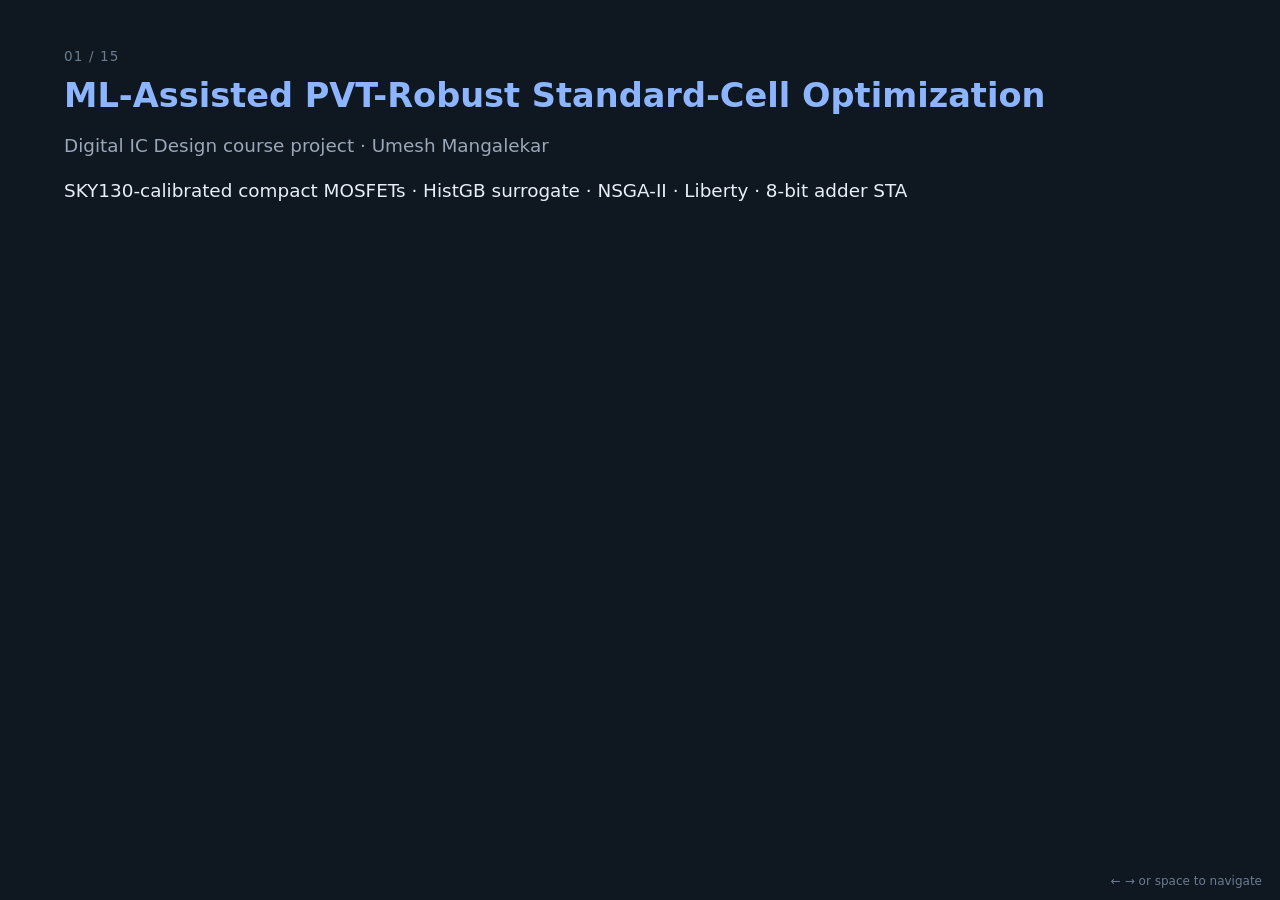
<file: docs/SLIDES.html>
<!DOCTYPE html>
<html lang="en"><head><meta charset="utf-8"/>
<title>Slides — ML-Assisted Standard-Cell Optimization</title>
<style>
  html,body { margin:0; height:100%; background:#0f1720; color:#e8eef6;
              font-family: "Segoe UI", system-ui, sans-serif; }
  .slide { min-height:100vh; padding: 48px 64px 64px; box-sizing:border-box; display:none; }
  .slide.on { display:block; }
  h1 { font-size: 2.1rem; color:#8cb4ff; margin: 0 0 18px; }
  p, li { font-size: 1.15rem; line-height:1.45; }
  .sub { color:#9aa7b8; }
  img { max-width: min(900px, 92%); max-height: 64vh; background:white; border-radius:6px; }
  .num { color:#6b7c90; font-size: 0.85rem; letter-spacing: 0.08em; margin-bottom: 12px; }
  code { background:#1c2836; padding: 1px 6px; border-radius:4px; }
  .hint { position:fixed; bottom:12px; right:18px; color:#6b7c90; font-size:12px; }
</style></head><body>
<section class="slide" id="s0"><div class='num'>01 / 15</div><h1>ML-Assisted PVT-Robust Standard-Cell Optimization</h1><p class='sub'>Digital IC Design course project · Umesh Mangalekar</p><p>SKY130-calibrated compact MOSFETs · HistGB surrogate · NSGA-II · Liberty · 8-bit adder STA</p></section>
<section class="slide" id="s1"><div class='num'>02 / 15</div><h1>The problem</h1><ul><li>Every manufactured transistor is a random variable (corners + Pelgrom).</li><li>Delay, leakage and yield fight each other.</li><li>Industrial answer: SPICE characterization → .lib → STA, with an optimizer in the loop.</li><li>Student constraint: free tools, laptop, no 40 GB PDK/OpenROAD stack.</li></ul></section>
<section class="slide" id="s2"><div class='num'>03 / 15</div><h1>What we actually built</h1><img src='../results/figures/00_flow.png'/></section>
<section class="slide" id="s3"><div class='num'>04 / 15</div><h1>Compact model, pinned to SKY130</h1><p>α-power + subthreshold. Ion 520/245 µA/µm. FO4 = <b>45.0 ps</b> (target 45 ps).</p><img src='../results/figures/01_nmos_iv.png'/></section>
<section class="slide" id="s4"><div class='num'>05 / 15</div><h1>PVT behaviour is physical</h1><img src='../results/figures/03_fo4_vs_vdd.png'/></section>
<section class="slide" id="s5"><div class='num'>06 / 15</div><h1>Leakage vs temperature</h1><img src='../results/figures/05_leakage_vs_temp.png'/></section>
<section class="slide" id="s6"><div class='num'>07 / 15</div><h1>Mini library</h1><img src='../results/figures/06_cell_delay_bar.png'/></section>
<section class="slide" id="s7"><div class='num'>08 / 15</div><h1>The dataset we had to generate</h1><p>9000 LHS samples × cells × corners. No public sizing dataset exists.</p><img src='../results/figures/08_dataset_delay_leak.png'/></section>
<section class="slide" id="s8"><div class='num'>09 / 15</div><h1>Surrogate accuracy</h1><p>HistGB delay test R² = <b>0.962</b> vs Ridge 0.681.</p><img src='../results/figures/11_ml_parity_delay.png'/></section>
<section class="slide" id="s9"><div class='num'>10 / 15</div><h1>What the model listens to</h1><img src='../results/figures/13_feature_importance.png'/></section>
<section class="slide" id="s10"><div class='num'>11 / 15</div><h1>NSGA-II Pareto fronts</h1><img src='../results/figures/15_pareto.png'/></section>
<section class="slide" id="s11"><div class='num'>12 / 15</div><h1>Physics sign-off: yield</h1><img src='../results/figures/17_signoff_yield.png'/></section>
<section class="slide" id="s12"><div class='num'>13 / 15</div><h1>8-bit registered adder STA</h1><p>tt Fmax 614 MHz · ss/125 °C Fmax 426 MHz · yield @ 400 MHz 96.4%</p><img src='../results/figures/19_sta_fmax.png'/></section>
<section class="slide" id="s13"><div class='num'>14 / 15</div><h1>Block-level Monte Carlo</h1><img src='../results/figures/20_sta_mc.png'/></section>
<section class="slide" id="s14"><div class='num'>15 / 15</div><h1>Take-aways</h1><ul><li>Methodology matches an industrial library team; tools are FOSS and laptop-sized.</li><li>ML is used where it belongs: as a SPICE surrogate inside a multi-objective sizer.</li><li>Every number in the report is regenerated by <code>python run_project.py</code>.</li><li>Honest limits: compact MOS, not BSIM; ideal clock; no GDS extraction.</li></ul></section>
<div class="hint">← → or space to navigate</div>
<script>
const s=[...document.querySelectorAll('.slide')]; let i=0;
function show(k){ i=(k+s.length)%s.length; s.forEach((e,j)=>e.classList.toggle('on', j===i)); location.hash='s'+i; }
document.addEventListener('keydown', e=>{
  if(['ArrowRight','PageDown',' '].includes(e.key)) { e.preventDefault(); show(i+1); }
  if(['ArrowLeft','PageUp'].includes(e.key)) { e.preventDefault(); show(i-1); }
});
document.addEventListener('click', ()=>show(i+1));
show(0);
</script>
</body></html>
</file>
